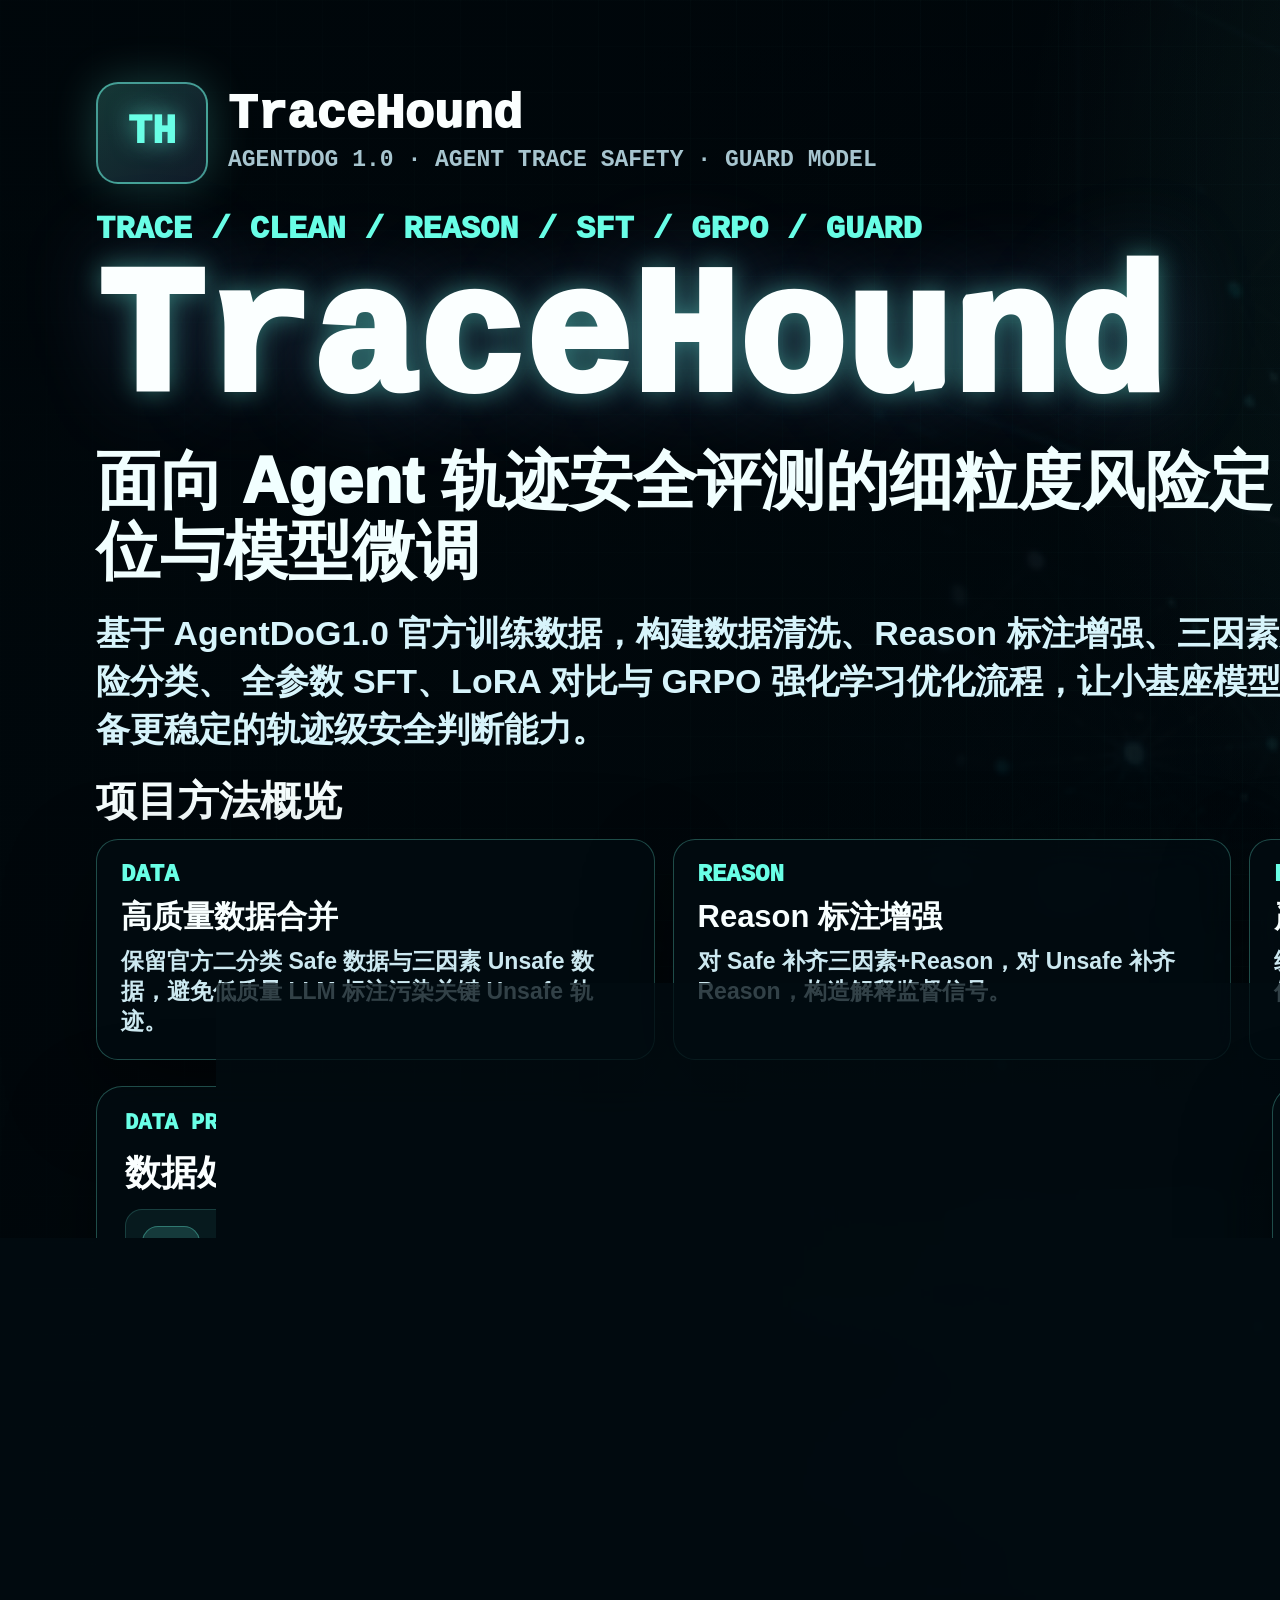
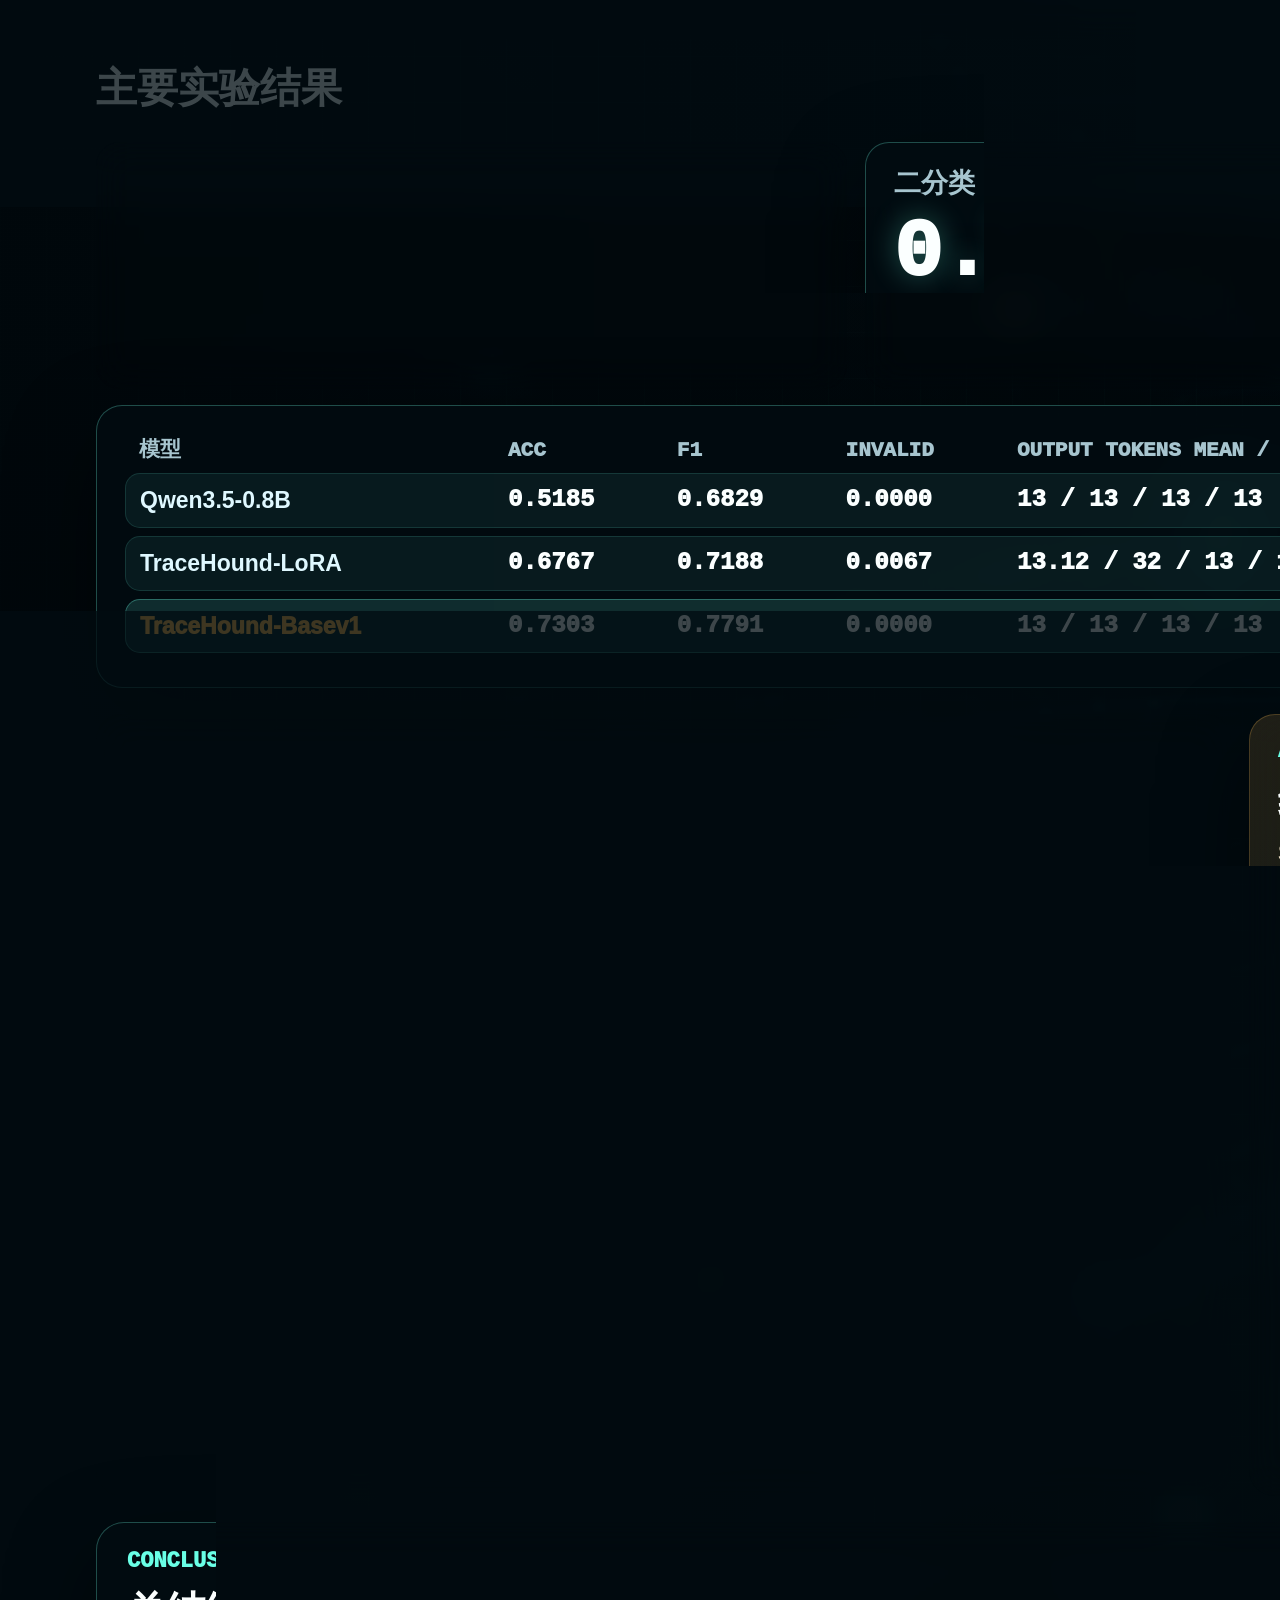
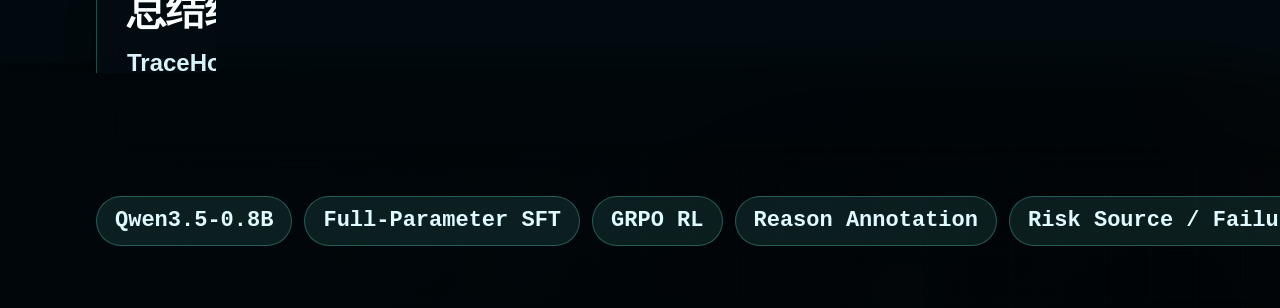
<file: web_demo/tracehound-project-poster-a4.html>
<!doctype html>
<html lang="zh-CN">
  <head>
    <meta charset="utf-8" />
    <meta name="viewport" content="width=device-width, initial-scale=1" />
    <title>TraceHound A4 Project Poster</title>
    <style>
      :root {
        color-scheme: dark;
        --cyan: #69ffe6;
        --cyan-strong: #20dccf;
        --blue: #86abff;
        --amber: #ffbd55;
        --rose: #ff6f91;
        --ink: #f4ffff;
        --muted: #a7c5cf;
        --soft: #d7f4fb;
        --line: rgba(111, 255, 233, 0.27);
        --panel: rgba(2, 12, 18, 0.76);
        --panel-strong: rgba(4, 23, 27, 0.84);
      }

      * {
        box-sizing: border-box;
      }

      html,
      body {
        background: #02070b;
        margin: 0;
        min-height: 100%;
      }

      body {
        display: grid;
        font-family: ui-sans-serif, -apple-system, BlinkMacSystemFont, "PingFang SC", "Hiragino Sans GB", "Segoe UI", sans-serif;
        justify-items: start;
      }

      .poster {
        background:
          radial-gradient(circle at 78% 6%, rgba(105, 255, 230, 0.19), transparent 24%),
          radial-gradient(circle at 82% 86%, rgba(255, 189, 85, 0.15), transparent 26%),
          linear-gradient(180deg, rgba(0, 7, 11, 0.9) 0%, rgba(1, 12, 17, 0.84) 42%, rgba(0, 6, 10, 0.94) 100%),
          url("assets/tracehound-project-poster-bg.png") center / cover no-repeat;
        color: var(--ink);
        height: 3508px;
        overflow: hidden;
        position: relative;
        width: 2480px;
      }

      .poster::before {
        background:
          linear-gradient(90deg, rgba(105, 255, 230, 0.052) 1px, transparent 1px),
          linear-gradient(180deg, rgba(105, 255, 230, 0.04) 1px, transparent 1px);
        background-size: 46px 46px;
        content: "";
        inset: 0;
        opacity: 0.52;
        position: absolute;
      }

      .poster::after {
        background:
          linear-gradient(90deg, rgba(0, 7, 11, 0.82), rgba(0, 7, 11, 0.2) 48%, rgba(0, 7, 11, 0.78)),
          linear-gradient(180deg, rgba(0, 0, 0, 0.08), rgba(0, 0, 0, 0.48));
        content: "";
        inset: 0;
        pointer-events: none;
        position: absolute;
      }

      .content {
        display: grid;
        gap: 26px;
        grid-template-rows: auto auto auto auto auto 1fr auto;
        height: 100%;
        padding: 82px 96px 62px;
        position: relative;
        z-index: 1;
      }

      .topbar {
        align-items: center;
        display: flex;
        justify-content: space-between;
      }

      .brand {
        align-items: center;
        display: inline-flex;
        gap: 20px;
      }

      .mark {
        align-items: center;
        background: linear-gradient(135deg, rgba(105, 255, 230, 0.2), rgba(134, 171, 255, 0.12));
        border: 2px solid rgba(111, 255, 233, 0.55);
        border-radius: 22px;
        box-shadow: 0 0 46px rgba(105, 255, 230, 0.22);
        color: var(--cyan);
        display: inline-flex;
        font: 950 40px/1 ui-monospace, SFMono-Regular, Menlo, Consolas, monospace;
        height: 102px;
        justify-content: center;
        text-shadow: 0 0 24px rgba(105, 255, 230, 0.72);
        width: 112px;
      }

      .brand-text {
        display: grid;
        gap: 6px;
      }

      .brand-text strong {
        color: #fbffff;
        font: 950 49px/1 ui-monospace, SFMono-Regular, Menlo, Consolas, monospace;
        letter-spacing: 0;
      }

      .brand-text span,
      .poster-tag {
        color: var(--muted);
        font: 850 23px/1.25 ui-monospace, SFMono-Regular, Menlo, Consolas, monospace;
        letter-spacing: 0;
        text-transform: uppercase;
      }

      .poster-tag {
        border: 1px solid var(--line);
        border-radius: 999px;
        padding: 16px 25px;
      }

      .hero {
        align-items: end;
        display: grid;
        gap: 34px;
        grid-template-columns: minmax(0, 1.06fr) minmax(630px, 0.74fr);
        padding: 2px 0 0;
      }

      .eyebrow {
        color: var(--cyan);
        font: 950 32px/1.1 ui-monospace, SFMono-Regular, Menlo, Consolas, monospace;
        letter-spacing: 0;
        margin: 0 0 20px;
        text-transform: uppercase;
      }

      h1 {
        color: #fbffff;
        font: 950 178px/0.88 ui-monospace, SFMono-Regular, Menlo, Consolas, monospace;
        letter-spacing: 0;
        margin: 0;
        text-shadow: 0 0 26px rgba(105, 255, 230, 0.42), 0 0 92px rgba(134, 171, 255, 0.28);
      }

      .subtitle {
        color: #f1ffff;
        font-size: 64px;
        font-weight: 950;
        line-height: 1.1;
        margin: 22px 0 0;
        max-width: 1220px;
      }

      .lead {
        color: var(--soft);
        font-size: 34px;
        font-weight: 780;
        line-height: 1.42;
        margin: 22px 0 0;
        max-width: 1240px;
      }

      .hero-card,
      .panel,
      .metric,
      .mini-card,
      .conclusion {
        backdrop-filter: blur(18px);
        background: var(--panel);
        border: 1px solid var(--line);
        box-shadow: 0 32px 90px rgba(0, 0, 0, 0.44);
      }

      .hero-card {
        border-radius: 28px;
        padding: 30px 34px 32px;
      }

      .hero-card > span,
      .section-kicker {
        color: var(--cyan);
        display: block;
        font: 950 22px/1.2 ui-monospace, SFMono-Regular, Menlo, Consolas, monospace;
        margin-bottom: 14px;
        text-transform: uppercase;
      }

      .hero-card h2 {
        color: #f8ffff;
        font-size: 42px;
        line-height: 1.14;
        margin: 0 0 18px;
      }

      .hero-list {
        display: grid;
        gap: 12px;
        margin: 0;
        padding: 0;
      }

      .hero-list li {
        color: #d7f4fb;
        display: grid;
        font-size: 26px;
        font-weight: 800;
        gap: 12px;
        grid-template-columns: 36px 1fr;
        line-height: 1.28;
      }

      .hero-list strong {
        color: var(--amber);
        font: 950 24px/1 ui-monospace, SFMono-Regular, Menlo, Consolas, monospace;
        padding-top: 6px;
      }

      .section-title {
        align-items: end;
        display: flex;
        justify-content: space-between;
        margin-bottom: 14px;
      }

      .section-title h2 {
        color: #f7ffff;
        font-size: 41px;
        line-height: 1.12;
        margin: 0;
      }

      .section-title p {
        color: var(--muted);
        font: 850 21px/1.25 ui-monospace, SFMono-Regular, Menlo, Consolas, monospace;
        margin: 0;
        text-transform: uppercase;
      }

      .work-grid {
        display: grid;
        gap: 18px;
        grid-template-columns: repeat(4, minmax(0, 1fr));
      }

      .mini-card {
        border-radius: 22px;
        min-height: 212px;
        padding: 23px 24px;
      }

      .mini-card b {
        color: var(--cyan);
        display: block;
        font: 950 24px/1 ui-monospace, SFMono-Regular, Menlo, Consolas, monospace;
        margin-bottom: 12px;
      }

      .mini-card h3 {
        color: #f8ffff;
        font-size: 31px;
        line-height: 1.18;
        margin: 0 0 10px;
      }

      .mini-card p {
        color: #cce8f0;
        font-size: 23px;
        font-weight: 720;
        line-height: 1.31;
        margin: 0;
      }

      .pipeline {
        display: grid;
        gap: 18px;
        grid-template-columns: minmax(0, 1.02fr) minmax(0, 0.98fr);
      }

      .panel {
        border-radius: 26px;
        padding: 24px 28px 26px;
      }

      .panel h3 {
        color: #fbffff;
        font-size: 36px;
        line-height: 1.14;
        margin: 0 0 16px;
      }

      .flow {
        display: grid;
        gap: 12px;
      }

      .flow-step {
        align-items: center;
        background: rgba(105, 255, 230, 0.068);
        border: 1px solid rgba(111, 255, 233, 0.16);
        border-radius: 17px;
        display: grid;
        gap: 16px;
        grid-template-columns: 74px 1fr;
        min-height: 92px;
        padding: 13px 16px;
      }

      .flow-step b {
        align-items: center;
        background: rgba(105, 255, 230, 0.14);
        border: 1px solid rgba(105, 255, 230, 0.32);
        border-radius: 16px;
        color: var(--cyan);
        display: inline-flex;
        font: 950 27px/1 ui-monospace, SFMono-Regular, Menlo, Consolas, monospace;
        height: 58px;
        justify-content: center;
        width: 58px;
      }

      .flow-step strong {
        color: #f7ffff;
        display: block;
        font-size: 28px;
        line-height: 1.15;
        margin-bottom: 4px;
      }

      .flow-step span {
        color: #c8e5ed;
        display: block;
        font-size: 22px;
        font-weight: 720;
        line-height: 1.24;
      }

      .clean-list {
        display: grid;
        gap: 10px;
        margin: 0;
        padding: 0;
      }

      .clean-list li {
        align-items: center;
        background: rgba(2, 18, 22, 0.62);
        border: 1px solid rgba(111, 255, 233, 0.14);
        border-radius: 15px;
        color: #d7f5fb;
        display: grid;
        font-size: 22px;
        font-weight: 730;
        gap: 12px;
        grid-template-columns: 140px 1fr;
        line-height: 1.27;
        padding: 12px 15px;
      }

      .clean-list b {
        color: var(--amber);
        font: 950 21px/1 ui-monospace, SFMono-Regular, Menlo, Consolas, monospace;
        line-height: 1.12;
      }

      .results {
        display: grid;
        gap: 16px;
      }

      .metric-band {
        display: grid;
        gap: 18px;
        grid-template-columns: 1fr 1fr 1fr;
      }

      .metric {
        border-radius: 24px;
        min-height: 242px;
        padding: 24px 28px;
      }

      .metric span {
        color: var(--muted);
        display: block;
        font-size: 27px;
        font-weight: 850;
        line-height: 1.2;
      }

      .metric strong {
        color: #fbffff;
        display: block;
        font: 950 80px/1 ui-monospace, SFMono-Regular, Menlo, Consolas, monospace;
        margin: 15px 0 8px;
        text-shadow: 0 0 30px rgba(105, 255, 230, 0.32);
      }

      .metric small {
        color: var(--cyan);
        display: block;
        font-size: 25px;
        font-weight: 880;
      }

      .bar {
        background: rgba(111, 255, 233, 0.11);
        border-radius: 999px;
        height: 14px;
        margin-top: 19px;
        overflow: hidden;
      }

      .bar i {
        background: linear-gradient(90deg, var(--cyan), var(--blue));
        border-radius: inherit;
        display: block;
        height: 100%;
      }

      table {
        border-collapse: separate;
        border-spacing: 0 8px;
        width: 100%;
      }

      th {
        color: var(--muted);
        font: 950 21px/1.2 ui-monospace, SFMono-Regular, Menlo, Consolas, monospace;
        padding: 0 14px 2px;
        text-align: left;
        text-transform: uppercase;
      }

      td {
        background: rgba(105, 255, 230, 0.065);
        border-bottom: 1px solid rgba(111, 255, 233, 0.13);
        border-top: 1px solid rgba(111, 255, 233, 0.13);
        color: #dff8ff;
        font-size: 23px;
        font-weight: 760;
        line-height: 1.16;
        padding: 13px 14px;
      }

      td:first-child {
        border-left: 1px solid rgba(111, 255, 233, 0.13);
        border-radius: 15px 0 0 15px;
      }

      td:last-child {
        border-radius: 0 15px 15px 0;
        border-right: 1px solid rgba(111, 255, 233, 0.13);
      }

      td.num {
        color: #fbffff;
        font: 950 24px/1 ui-monospace, SFMono-Regular, Menlo, Consolas, monospace;
        white-space: nowrap;
      }

      tr.highlight td {
        background: rgba(105, 255, 230, 0.14);
        border-color: rgba(111, 255, 233, 0.3);
      }

      .tag {
        color: var(--amber);
        font-weight: 950;
      }

      .details-grid {
        display: grid;
        gap: 18px;
        grid-template-columns: minmax(0, 1fr) minmax(0, 1fr);
      }

      .details-grid .panel {
        display: flex;
        flex-direction: column;
      }

      .analysis-card {
        background: linear-gradient(135deg, rgba(255, 189, 85, 0.12), rgba(2, 12, 18, 0.72));
        border-color: rgba(255, 189, 85, 0.24);
      }

      .analysis-card p {
        color: #f4e6cc;
        font-size: 24px;
        font-weight: 760;
        line-height: 1.34;
        margin: 0 0 14px;
      }

      .dimension-list {
        display: grid;
        gap: 11px;
      }

      .dimension-row {
        align-items: center;
        display: grid;
        gap: 12px;
        grid-template-columns: 1fr 126px 126px;
      }

      .dimension-row span {
        color: #d7f4fb;
        font-size: 23px;
        font-weight: 820;
      }

      .dimension-row b {
        color: #fbffff;
        font: 950 23px/1 ui-monospace, SFMono-Regular, Menlo, Consolas, monospace;
        text-align: right;
      }

      .mini-bar {
        background: rgba(111, 255, 233, 0.1);
        border-radius: 999px;
        grid-column: 1 / -1;
        height: 11px;
        overflow: hidden;
      }

      .mini-bar i {
        background: linear-gradient(90deg, var(--cyan), var(--amber));
        border-radius: inherit;
        display: block;
        height: 100%;
      }

      .panel-note {
        background: rgba(105, 255, 230, 0.075);
        border: 1px solid rgba(111, 255, 233, 0.17);
        border-radius: 18px;
        margin-top: auto;
        padding: 20px 22px;
      }

      .panel-note b {
        color: var(--amber);
        display: block;
        font: 950 22px/1 ui-monospace, SFMono-Regular, Menlo, Consolas, monospace;
        margin-bottom: 10px;
      }

      .panel-note span {
        color: #e1f8fd;
        display: block;
        font-size: 23px;
        font-weight: 760;
        line-height: 1.32;
      }

      .panel-note.rl {
        background: linear-gradient(135deg, rgba(255, 189, 85, 0.16), rgba(105, 255, 230, 0.07));
        border-color: rgba(255, 189, 85, 0.26);
      }

      .conclusion {
        border-radius: 28px;
        display: grid;
        gap: 20px;
        grid-template-columns: 0.95fr 1.05fr;
        padding: 26px 30px;
      }

      .conclusion h2 {
        color: #fbffff;
        font-size: 39px;
        line-height: 1.14;
        margin: 0 0 13px;
      }

      .conclusion p {
        color: #d7f4fb;
        font-size: 24px;
        font-weight: 760;
        line-height: 1.34;
        margin: 0;
      }

      .next-list {
        display: grid;
        gap: 10px;
        margin: 0;
        padding: 0;
      }

      .next-list li {
        color: #e5f8fc;
        display: grid;
        font-size: 23px;
        font-weight: 780;
        gap: 12px;
        grid-template-columns: 32px 1fr;
        line-height: 1.25;
      }

      .next-list b {
        color: var(--cyan);
        font: 950 22px/1 ui-monospace, SFMono-Regular, Menlo, Consolas, monospace;
        padding-top: 4px;
      }

      .footer {
        align-items: center;
        display: flex;
        gap: 16px;
        justify-content: space-between;
      }

      .pills {
        display: flex;
        flex-wrap: wrap;
        gap: 12px;
      }

      .pill {
        background: rgba(105, 255, 230, 0.1);
        border: 1px solid rgba(111, 255, 233, 0.28);
        border-radius: 999px;
        color: #dffbff;
        font: 900 22px/1 ui-monospace, SFMono-Regular, Menlo, Consolas, monospace;
        padding: 13px 18px;
      }

      .footer-note {
        color: var(--muted);
        font: 850 20px/1.25 ui-monospace, SFMono-Regular, Menlo, Consolas, monospace;
        text-align: right;
        text-transform: uppercase;
      }
    </style>
  </head>
  <body>
    <main class="poster" aria-label="TraceHound A4 project poster">
      <div class="content">
        <header class="topbar">
          <div class="brand">
            <div class="mark">TH</div>
            <div class="brand-text">
              <strong>TraceHound</strong>
              <span>AgentDoG 1.0 · Agent Trace Safety · Guard Model</span>
            </div>
          </div>
          <div class="poster-tag">A4 Project Poster · Research Summary</div>
        </header>

        <section class="hero">
          <div>
            <p class="eyebrow">TRACE / CLEAN / REASON / SFT / GRPO / GUARD</p>
            <h1>TraceHound</h1>
            <p class="subtitle">面向 Agent 轨迹安全评测的细粒度风险定位与模型微调</p>
            <p class="lead">
              基于 AgentDoG1.0 官方训练数据，构建数据清洗、Reason 标注增强、三因素风险分类、
              全参数 SFT、LoRA 对比与 GRPO 强化学习优化流程，让小基座模型具备更稳定的轨迹级安全判断能力。
            </p>
          </div>
          <aside class="hero-card">
            <span>Core Contributions</span>
            <h2>论文主要工作</h2>
            <ul class="hero-list">
              <li><strong>01</strong><span>统一赛题 JSON 输出约束，修正 Prompt、标签命名和重复样本问题。</span></li>
              <li><strong>02</strong><span>用 LLM 补充缺失 Reason，并通过高质量数据筛选降低标注噪声。</span></li>
              <li><strong>03</strong><span>在 Qwen3.5-0.8B 上比较全参数 SFT 与 LoRA 的任务适配效果。</span></li>
              <li><strong>04</strong><span>对三因素+Reason 推理任务引入 GRPO，进行 RL 强化学习训练优化。</span></li>
            </ul>
          </aside>
        </section>

        <section>
          <div class="section-title">
            <h2>项目方法概览</h2>
            <p>Method Overview</p>
          </div>
          <div class="work-grid">
            <article class="mini-card">
              <b>DATA</b>
              <h3>高质量数据合并</h3>
              <p>保留官方二分类 Safe 数据与三因素 Unsafe 数据，避免低质量 LLM 标注污染关键 Unsafe 轨迹。</p>
            </article>
            <article class="mini-card">
              <b>REASON</b>
              <h3>Reason 标注增强</h3>
              <p>对 Safe 补齐三因素+Reason，对 Unsafe 补齐 Reason，构造解释监督信号。</p>
            </article>
            <article class="mini-card">
              <b>FORMAT</b>
              <h3>严格 JSON 契约</h3>
              <p>统一 safe/unsafe 标签、三因素字段和标签命名，保证评测输出可解析。</p>
            </article>
            <article class="mini-card">
              <b>TRAIN</b>
              <h3>SFT / LoRA / GRPO</h3>
              <p>比较监督微调方案，并对三因素+Reason 推理任务进行 GRPO 强化学习优化。</p>
            </article>
          </div>
        </section>

        <section class="pipeline">
          <article class="panel">
            <span class="section-kicker">Data Processing</span>
            <h3>数据处理方法与流程</h3>
            <div class="flow">
              <div class="flow-step">
                <b>1</b>
                <div><strong>输入数据盘点</strong><span>训练集仅含二分类与三因素分类；评测集包含 Label、三因素、Reason 与 Source。</span></div>
              </div>
              <div class="flow-step">
                <b>2</b>
                <div><strong>数据筛选合并</strong><span>Safe 使用二分类高质量样本；Unsafe 使用三因素已有样本，减少低置信补标。</span></div>
              </div>
              <div class="flow-step">
                <b>3</b>
                <div><strong>LLM 标注补全</strong><span>Safe 轨迹补三因素+Reason；Unsafe 轨迹补 Reason，形成统一训练目标。</span></div>
              </div>
              <div class="flow-step">
                <b>4</b>
                <div><strong>清洗与格式化</strong><span>修正 Prompt 输出约束、标签大小写/分隔符，去除二分类数据中的 2000 条重复样本。</span></div>
              </div>
            </div>
          </article>
          <article class="panel">
            <span class="section-kicker">Dataset Semantics</span>
            <h3>轨迹风险语义</h3>
            <ul class="clean-list">
              <li><b>Safe</b><span>轨迹存在风险，但模型采取了正确防御，最终未执行风险行为。</span></li>
              <li><b>Unsafe</b><span>轨迹存在风险且模型未采取有效防御，导致风险行为被执行。</span></li>
              <li><b>Benign</b><span>轨迹本身无风险，用于区分真实风险与正常任务执行。</span></li>
              <li><b>False Refusal</b><span>轨迹有风险且模型尝试防御，但防御失败，仍造成风险执行。</span></li>
              <li><b>3-Factor</b><span>Risk Source / Failure Mode / Harm Type 分别定位风险来源、失败方式与现实危害。</span></li>
            </ul>
          </article>
        </section>

        <section class="results">
          <div class="section-title">
            <h2>主要实验结果</h2>
            <p>ATBench Binary Safety</p>
          </div>
          <div class="metric-band">
            <article class="metric">
              <span>二分类准确率</span>
              <strong>0.7303</strong>
              <small>+0.2118 vs Qwen3.5-0.8B</small>
              <div class="bar"><i style="width: 73.03%"></i></div>
            </article>
            <article class="metric">
              <span>二分类 F1</span>
              <strong>0.7791</strong>
              <small>+0.0962 vs baseline</small>
              <div class="bar"><i style="width: 77.91%"></i></div>
            </article>
            <article class="metric">
              <span>100% 有效输出</span>
              <strong>100%</strong>
              <small>Invalid Rate = 0.0000</small>
              <div class="bar"><i style="width: 100%"></i></div>
            </article>
          </div>
          <article class="panel">
            <table aria-label="Binary model comparison">
              <thead>
                <tr>
                  <th>模型</th>
                  <th>Acc</th>
                  <th>F1</th>
                  <th>Invalid</th>
                  <th>Output Tokens mean / max / min / median</th>
                  <th>结论</th>
                </tr>
              </thead>
              <tbody>
                <tr>
                  <td>Qwen3.5-0.8B</td>
                  <td class="num">0.5185</td>
                  <td class="num">0.6829</td>
                  <td class="num">0.0000</td>
                  <td class="num">13 / 13 / 13 / 13</td>
                  <td>基座具备格式能力，但安全判别不足</td>
                </tr>
                <tr>
                  <td>TraceHound-LoRA</td>
                  <td class="num">0.6767</td>
                  <td class="num">0.7188</td>
                  <td class="num">0.0067</td>
                  <td class="num">13.12 / 32 / 13 / 13</td>
                  <td>有效提升，但对齐能力有限</td>
                </tr>
                <tr class="highlight">
                  <td><span class="tag">TraceHound-Basev1</span></td>
                  <td class="num">0.7303</td>
                  <td class="num">0.7791</td>
                  <td class="num">0.0000</td>
                  <td class="num">13 / 13 / 13 / 13</td>
                  <td>全参数 SFT 最优，输出稳定</td>
                </tr>
              </tbody>
            </table>
          </article>
        </section>

        <section class="details-grid">
          <article class="panel">
            <span class="section-kicker">Fine-Grained + Reason</span>
            <h3>三因素分类任务结果</h3>
            <table aria-label="Fine-grained evaluation">
              <thead>
                <tr>
                  <th>数据集</th>
                  <th>模型</th>
                  <th>Acc</th>
                  <th>F1</th>
                  <th>Invalid</th>
                </tr>
              </thead>
              <tbody>
                <tr>
                  <td>ATBench</td>
                  <td>Qwen3.5-0.8B</td>
                  <td class="num">0.1367</td>
                  <td class="num">0.2897</td>
                  <td class="num">0.7200</td>
                </tr>
                <tr class="highlight">
                  <td>ATBench</td>
                  <td>AgentDoG1.0-Qwen</td>
                  <td class="num">0.6433</td>
                  <td class="num">0.7116</td>
                  <td class="num">0.0000</td>
                </tr>
                <tr>
                  <td>R-Judge</td>
                  <td>Qwen3.5-0.8B</td>
                  <td class="num">0.2571</td>
                  <td class="num">0.6259</td>
                  <td class="num">0.7074</td>
                </tr>
                <tr class="highlight">
                  <td>R-Judge</td>
                  <td>AgentDoG1.0-Qwen</td>
                  <td class="num">0.6259</td>
                  <td class="num">0.4903</td>
                  <td class="num">0.0018</td>
                </tr>
              </tbody>
            </table>
            <div class="panel-note">
              <b>任务观察</b>
              <span>三因素+Reason 任务更依赖标签边界和证据对齐；SFT 先解决格式可用性，再通过细粒度样本与强化学习优化推理稳定性。</span>
            </div>
          </article>
          <article class="panel analysis-card">
            <span class="section-kicker">Analysis</span>
            <h3>细粒度指标与误差分析</h3>
            <p>
              SFT 显著降低无效输出，并提升 ATBench 三因素分类；R-Judge 上 F1 需要结合高无效率和类别偏置解释，
              基座模型更偏向 Unsafe 且无效输出占比高，不能单独代表实际可用性。
            </p>
            <div class="dimension-list">
              <div class="dimension-row">
                <span>Risk Source</span><b>Acc 0.1833</b><b>F1 0.1520</b>
                <div class="mini-bar"><i style="width: 18.33%"></i></div>
              </div>
              <div class="dimension-row">
                <span>Failure Mode</span><b>Acc 0.2500</b><b>F1 0.0642</b>
                <div class="mini-bar"><i style="width: 25%"></i></div>
              </div>
              <div class="dimension-row">
                <span>Harm Type</span><b>Acc 0.2867</b><b>F1 0.2434</b>
                <div class="mini-bar"><i style="width: 28.67%"></i></div>
              </div>
            </div>
            <div class="panel-note rl">
              <b>GRPO RL 优化</b>
              <span>已面向三因素+Reason 推理任务开展 GRPO 强化学习训练，奖励侧重 JSON 有效性、三因素一致性与 Reason 证据对齐；指标待评测完成后补充。</span>
            </div>
          </article>
        </section>

        <section class="conclusion">
          <div>
            <span class="section-kicker">Conclusion</span>
            <h2>总结结论</h2>
            <p>
              TraceHound 证明了在小参数基座上，通过高质量数据清洗、严格输出契约和全参数 SFT，
              可以显著提升 Agent 轨迹安全二分类能力，并让模型稳定输出可评测的结构化结果。
              LoRA 能带来增益，但在该任务上的对齐幅度弱于全参数 SFT。
            </p>
          </div>
          <ul class="next-list">
            <li><b>01</b><span>继续扩充 R-Judge 风格 hard negatives，补齐间接注入、隐式越权与正常工具调用混淆样本。</span></li>
            <li><b>02</b><span>三因素+Reason 推理任务已引入 GRPO 强化学习训练优化，待结果产出后补充指标。</span></li>
            <li><b>03</b><span>把 Reason 监督与 evidence steps 对齐，提升可解释性和风险定位可审计性。</span></li>
            <li><b>04</b><span>将离线评测模型接入在线 before-tool-call Guard，实现执行前风险拦截。</span></li>
          </ul>
        </section>

        <footer class="footer">
          <div class="pills">
            <span class="pill">Qwen3.5-0.8B</span>
            <span class="pill">Full-Parameter SFT</span>
            <span class="pill">GRPO RL</span>
            <span class="pill">Reason Annotation</span>
            <span class="pill">Risk Source / Failure Mode / Harm Type</span>
          </div>
          <div class="footer-note">TraceHound · AgentDoG 1.0 · A4 Poster</div>
        </footer>
      </div>
    </main>
  </body>
</html>
</file>
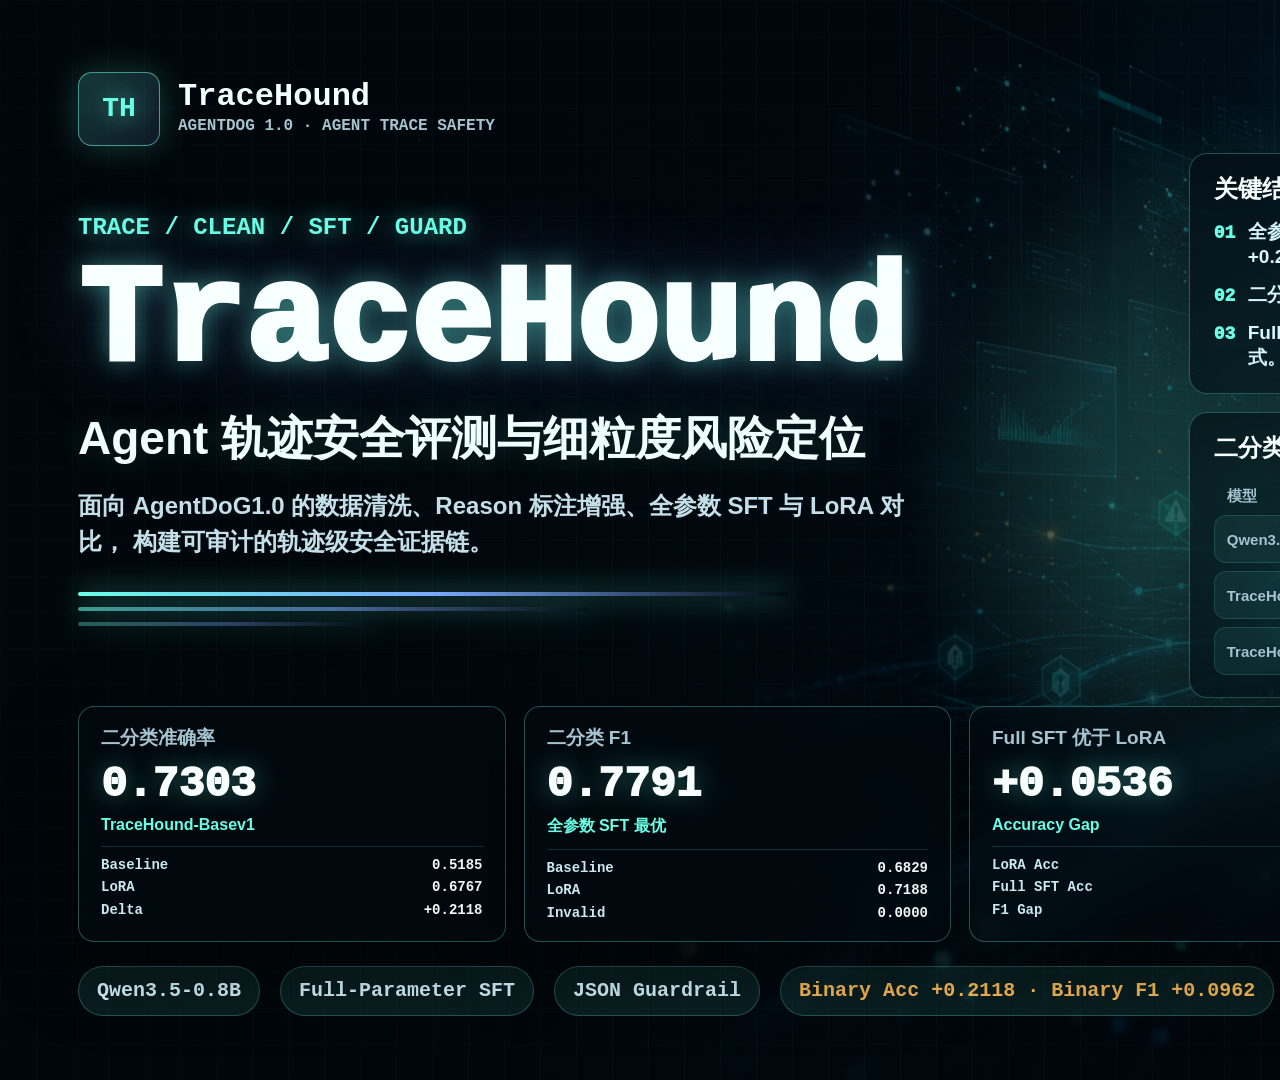
<file: web_demo/tracehound-project-poster.html>
<!doctype html>
<html lang="zh-CN">
  <head>
    <meta charset="utf-8" />
    <meta name="viewport" content="width=device-width, initial-scale=1" />
    <title>TraceHound Project Poster</title>
    <style>
      :root {
        color-scheme: dark;
        --cyan: #69ffe6;
        --cyan-strong: #18d9cf;
        --blue: #7aa7ff;
        --ink: #f2ffff;
        --muted: #a5c4d0;
        --line: rgba(111, 255, 233, 0.26);
        --panel: rgba(2, 11, 17, 0.62);
        --danger: #ffbd55;
      }

      * {
        box-sizing: border-box;
      }

      html,
      body {
        background: #02070b;
        margin: 0;
        min-height: 100%;
        overflow: hidden;
      }

      body {
        align-items: start;
        display: grid;
        font-family: ui-sans-serif, -apple-system, BlinkMacSystemFont, "PingFang SC", "Hiragino Sans GB", "Segoe UI", sans-serif;
        justify-items: start;
      }

      .poster {
        background:
          radial-gradient(circle at 66% 42%, rgba(105, 255, 230, 0.16), transparent 26%),
          linear-gradient(90deg, rgba(0, 6, 10, 0.94) 0%, rgba(0, 8, 13, 0.84) 31%, rgba(0, 9, 14, 0.48) 57%, rgba(0, 5, 9, 0.16) 100%),
          linear-gradient(180deg, rgba(0, 6, 10, 0.2), rgba(0, 5, 9, 0.78)),
          url("assets/tracehound-project-poster-bg.png") center / cover no-repeat;
        color: var(--ink);
        height: 1080px;
        overflow: hidden;
        position: relative;
        width: 1920px;
      }

      .poster::before {
        background:
          linear-gradient(90deg, rgba(105, 255, 230, 0.06) 1px, transparent 1px),
          linear-gradient(180deg, rgba(105, 255, 230, 0.045) 1px, transparent 1px);
        background-size: 36px 36px;
        content: "";
        inset: 0;
        opacity: 0.42;
        position: absolute;
      }

      .poster::after {
        background: radial-gradient(circle at 68% 47%, rgba(105, 255, 230, 0.18), transparent 28%);
        content: "";
        inset: 0;
        pointer-events: none;
        position: absolute;
      }

      .content {
        display: grid;
        grid-template-rows: auto 1fr auto;
        height: 100%;
        padding: 72px 78px 64px;
        position: relative;
        z-index: 1;
      }

      .topbar {
        align-items: center;
        display: flex;
        justify-content: space-between;
      }

      .brand {
        align-items: center;
        display: inline-flex;
        gap: 18px;
      }

      .mark {
        align-items: center;
        background: linear-gradient(135deg, rgba(105, 255, 230, 0.2), rgba(122, 167, 255, 0.12));
        border: 1px solid rgba(111, 255, 233, 0.52);
        border-radius: 14px;
        box-shadow: 0 0 34px rgba(105, 255, 230, 0.22);
        color: var(--cyan);
        display: inline-flex;
        font: 900 28px/1 ui-monospace, SFMono-Regular, Menlo, Consolas, monospace;
        height: 74px;
        justify-content: center;
        text-shadow: 0 0 24px rgba(105, 255, 230, 0.72);
        width: 82px;
      }

      .brand-text {
        display: grid;
        gap: 4px;
      }

      .brand-text strong {
        font: 900 32px/1 ui-monospace, SFMono-Regular, Menlo, Consolas, monospace;
        letter-spacing: 0;
      }

      .brand-text span,
      .poster-tag {
        color: var(--muted);
        font: 800 16px/1.2 ui-monospace, SFMono-Regular, Menlo, Consolas, monospace;
        letter-spacing: 0;
        text-transform: uppercase;
      }

      .poster-tag {
        border: 1px solid var(--line);
        border-radius: 999px;
        padding: 14px 22px;
      }

      .middle {
        align-items: center;
        display: grid;
        gap: 54px;
        grid-template-columns: minmax(0, 1.1fr) minmax(500px, 0.68fr);
      }

      .hero {
        align-content: center;
        display: grid;
        max-width: 980px;
        padding-bottom: 12px;
      }

      .eyebrow {
        color: var(--cyan);
        font: 900 24px/1.2 ui-monospace, SFMono-Regular, Menlo, Consolas, monospace;
        letter-spacing: 0;
        margin: 0 0 22px;
        text-shadow: 0 0 22px rgba(105, 255, 230, 0.64);
        text-transform: uppercase;
      }

      h1 {
        color: #f8ffff;
        font: 950 138px/0.88 ui-monospace, SFMono-Regular, Menlo, Consolas, monospace;
        letter-spacing: 0;
        margin: 0;
        text-shadow: 0 0 26px rgba(105, 255, 230, 0.44), 0 0 88px rgba(122, 167, 255, 0.3);
      }

      .subtitle {
        color: #efffff;
        font-size: 46px;
        font-weight: 900;
        letter-spacing: 0;
        line-height: 1.14;
        margin: 26px 0 0;
        max-width: 940px;
        text-shadow: 0 0 32px rgba(105, 255, 230, 0.18);
      }

      .summary {
        color: #c4dfe8;
        font-size: 24px;
        font-weight: 700;
        line-height: 1.5;
        margin: 24px 0 0;
        max-width: 860px;
      }

      .neon-rule {
        display: grid;
        gap: 11px;
        margin: 32px 0 0;
        max-width: 710px;
      }

      .insight-stack {
        display: grid;
        gap: 18px;
        justify-self: stretch;
      }

      .insight-panel,
      .dimension-panel {
        backdrop-filter: blur(20px);
        background: rgba(2, 11, 17, 0.66);
        border: 1px solid rgba(111, 255, 233, 0.28);
        border-radius: 18px;
        box-shadow: 0 28px 86px rgba(0, 0, 0, 0.48);
        padding: 22px 24px;
      }

      .panel-title {
        align-items: center;
        display: flex;
        justify-content: space-between;
        margin-bottom: 16px;
      }

      .panel-title h2 {
        color: #f6ffff;
        font-size: 24px;
        line-height: 1.1;
        margin: 0;
      }

      .panel-title span {
        color: var(--cyan);
        font: 900 14px/1.2 ui-monospace, SFMono-Regular, Menlo, Consolas, monospace;
        text-transform: uppercase;
      }

      .finding-list {
        display: grid;
        gap: 12px;
        margin: 0;
        padding: 0;
      }

      .finding-list li {
        color: #d7f6ff;
        display: grid;
        font-size: 19px;
        font-weight: 800;
        gap: 6px;
        grid-template-columns: 28px 1fr;
        line-height: 1.35;
      }

      .finding-list strong {
        color: var(--cyan);
        font: 950 18px/1 ui-monospace, SFMono-Regular, Menlo, Consolas, monospace;
        padding-top: 5px;
      }

      .dimension-table {
        display: grid;
        gap: 8px;
      }

      .dimension-row {
        align-items: center;
        background: rgba(105, 255, 230, 0.065);
        border: 1px solid rgba(111, 255, 233, 0.14);
        border-radius: 12px;
        display: grid;
        gap: 12px;
        grid-template-columns: 1.05fr 0.72fr 0.72fr;
        min-height: 48px;
        padding: 9px 12px;
      }

      .dimension-row.header {
        background: transparent;
        border-color: transparent;
        min-height: 28px;
        padding-bottom: 0;
      }

      .dimension-row span {
        color: var(--muted);
        font-size: 15px;
        font-weight: 900;
      }

      .dimension-row strong {
        color: #f7ffff;
        font: 900 17px/1 ui-monospace, SFMono-Regular, Menlo, Consolas, monospace;
        white-space: nowrap;
      }

      .neon-rule span {
        background: linear-gradient(90deg, var(--cyan), var(--blue), transparent);
        border-radius: 999px;
        box-shadow: 0 0 28px rgba(105, 255, 230, 0.72);
        display: block;
        height: 4px;
      }

      .neon-rule span:nth-child(2) {
        opacity: 0.58;
        width: 72%;
      }

      .neon-rule span:nth-child(3) {
        opacity: 0.34;
        width: 42%;
      }

      .metrics {
        display: grid;
        gap: 18px;
        grid-template-columns: repeat(4, minmax(0, 1fr));
      }

      .metric {
        backdrop-filter: blur(18px);
        background: var(--panel);
        border: 1px solid rgba(111, 255, 233, 0.3);
        border-radius: 16px;
        box-shadow: 0 26px 80px rgba(0, 0, 0, 0.46);
        min-height: 194px;
        padding: 19px 22px;
      }

      .metric > span {
        color: var(--muted);
        display: block;
        font-size: 19px;
        font-weight: 800;
        line-height: 1.25;
      }

      .metric strong {
        color: #f9ffff;
        display: block;
        font: 950 43px/1 ui-monospace, SFMono-Regular, Menlo, Consolas, monospace;
        margin-top: 13px;
        text-shadow: 0 0 26px rgba(105, 255, 230, 0.34);
      }

      .metric > small {
        color: var(--cyan);
        display: block;
        font-size: 16px;
        font-weight: 800;
        margin-top: 10px;
      }

      .metric-details {
        border-top: 1px solid rgba(111, 255, 233, 0.16);
        display: grid;
        gap: 5px;
        margin-top: 12px;
        padding-top: 10px;
      }

      .metric-details div {
        color: #cbe9f1;
        display: flex;
        font: 800 14px/1.25 ui-monospace, SFMono-Regular, Menlo, Consolas, monospace;
        justify-content: space-between;
      }

      .metric-details b {
        color: #f7ffff;
        font-weight: 900;
      }

      .bottom-note {
        align-items: center;
        color: #d6f6ff;
        display: flex;
        font: 800 20px/1.2 ui-monospace, SFMono-Regular, Menlo, Consolas, monospace;
        gap: 20px;
        margin-top: 24px;
      }

      .pill {
        background: rgba(105, 255, 230, 0.09);
        border: 1px solid var(--line);
        border-radius: 999px;
        padding: 12px 18px;
      }

      .danger {
        color: var(--danger);
      }
    </style>
  </head>
  <body>
    <main class="poster" aria-label="TraceHound 16:9 project poster">
      <div class="content">
        <header class="topbar">
          <div class="brand">
            <div class="mark">TH</div>
            <div class="brand-text">
              <strong>TraceHound</strong>
              <span>AgentDoG 1.0 · Agent Trace Safety</span>
            </div>
          </div>
          <div class="poster-tag">Project Poster · Demo Cover</div>
        </header>

        <section class="middle">
          <section class="hero">
            <p class="eyebrow">TRACE / CLEAN / SFT / GUARD</p>
            <h1>TraceHound</h1>
            <p class="subtitle">Agent 轨迹安全评测与细粒度风险定位</p>
            <p class="summary">
              面向 AgentDoG1.0 的数据清洗、Reason 标注增强、全参数 SFT 与 LoRA 对比，
              构建可审计的轨迹级安全证据链。
            </p>
            <div class="neon-rule" aria-hidden="true">
              <span></span><span></span><span></span>
            </div>
          </section>

          <aside class="insight-stack" aria-label="Detailed conclusions">
            <section class="insight-panel">
              <div class="panel-title">
                <h2>关键结论</h2>
                <span>Findings</span>
              </div>
              <ul class="finding-list">
                <li><strong>01</strong><span>全参数 SFT 二分类 Acc 达到 0.7303，相比基座 0.5185 提升 +0.2118。</span></li>
                <li><strong>02</strong><span>二分类 F1 达到 0.7791，相比基座 0.6829 提升 +0.0962。</span></li>
                <li><strong>03</strong><span>Full SFT 同时优于 LoRA，并保持 100% 有效输出与稳定 JSON 格式。</span></li>
              </ul>
            </section>

            <section class="dimension-panel">
              <div class="panel-title">
                <h2>二分类模型对比</h2>
                <span>Binary</span>
              </div>
              <div class="dimension-table">
                <div class="dimension-row header">
                  <span>模型</span><span>Acc</span><span>F1</span>
                </div>
                <div class="dimension-row">
                  <span>Qwen3.5-0.8B</span><strong>0.5185</strong><strong>0.6829</strong>
                </div>
                <div class="dimension-row">
                  <span>TraceHound-LoRA</span><strong>0.6767</strong><strong>0.7188</strong>
                </div>
                <div class="dimension-row">
                  <span>TraceHound-Basev1</span><strong>0.7303</strong><strong>0.7791</strong>
                </div>
              </div>
            </section>
          </aside>
        </section>

        <footer>
          <section class="metrics" aria-label="Experiment highlights">
            <article class="metric">
              <span>二分类准确率</span>
              <strong>0.7303</strong>
              <small>TraceHound-Basev1</small>
              <div class="metric-details">
                <div><span>Baseline</span><b>0.5185</b></div>
                <div><span>LoRA</span><b>0.6767</b></div>
                <div><span>Delta</span><b>+0.2118</b></div>
              </div>
            </article>
            <article class="metric">
              <span>二分类 F1</span>
              <strong>0.7791</strong>
              <small>全参数 SFT 最优</small>
              <div class="metric-details">
                <div><span>Baseline</span><b>0.6829</b></div>
                <div><span>LoRA</span><b>0.7188</b></div>
                <div><span>Invalid</span><b>0.0000</b></div>
              </div>
            </article>
            <article class="metric">
              <span>Full SFT 优于 LoRA</span>
              <strong>+0.0536</strong>
              <small>Accuracy Gap</small>
              <div class="metric-details">
                <div><span>LoRA Acc</span><b>0.6767</b></div>
                <div><span>Full SFT Acc</span><b>0.7303</b></div>
                <div><span>F1 Gap</span><b>+0.0603</b></div>
              </div>
            </article>
            <article class="metric">
              <span>100% 有效输出</span>
              <strong>100%</strong>
              <small>Valid JSON Output</small>
              <div class="metric-details">
                <div><span>Invalid Rate</span><b>0.0000</b></div>
                <div><span>Tokens Mean</span><b>13</b></div>
                <div><span>Max / Min</span><b>13 / 13</b></div>
              </div>
            </article>
          </section>
          <div class="bottom-note">
            <span class="pill">Qwen3.5-0.8B</span>
            <span class="pill">Full-Parameter SFT</span>
            <span class="pill">JSON Guardrail</span>
            <span class="pill danger">Binary Acc +0.2118 · Binary F1 +0.0962</span>
          </div>
        </footer>
      </div>
    </main>
  </body>
</html>
</file>
